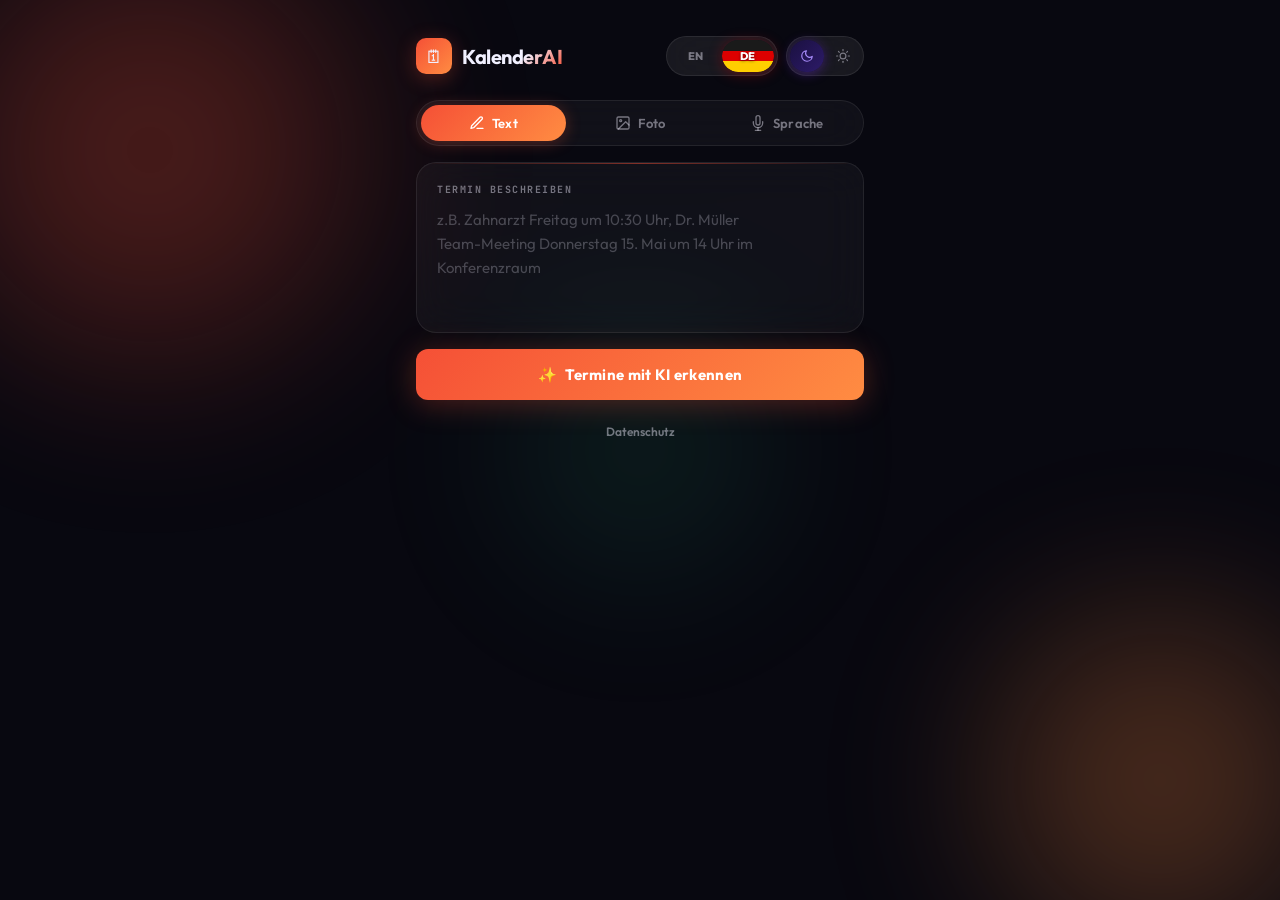
<file: index.html>
<!DOCTYPE html>
<html lang="de">
<head>
<meta charset="UTF-8">
<meta name="viewport" content="width=device-width, initial-scale=1.0, maximum-scale=1.0">
<meta name="theme-color" content="#080810">
<meta name="apple-mobile-web-app-capable" content="yes">
<meta name="apple-mobile-web-app-status-bar-style" content="black-translucent">
<meta name="description" content="Termine automatisch per Text, Foto oder Sprache in den Kalender eintragen">
<link rel="manifest" href="manifest.json">
<link rel="apple-touch-icon" href="icon-192.png">
<meta name="mobile-web-app-capable" content="yes">
<title>KalenderAI – Termine automatisch eintragen</title>
<link href="https://fonts.googleapis.com/css2?family=Outfit:wght@300;400;500;600;700;800&family=JetBrains+Mono:wght@400;500&display=swap" rel="stylesheet">
<link rel="stylesheet" href="css/style.css">
</head>
<body>

<div class="bg-canvas">
  <div class="orb orb-1"></div>
  <div class="orb orb-2"></div>
  <div class="orb orb-3"></div>
</div>

<div class="app">

  <!-- Header -->
  <div class="header">
    <div class="logo">
      <div class="logo-icon">🗓</div>
      <div class="logo-text">KalenderAI</div>
    </div>
    <div class="header-actions">
      <!-- Language toggle -->
      <div class="toggle-wrap lang-toggle-wrap">
        <button class="toggle-opt" id="lang-en" onclick="setLang('en')" title="English">
          <div class="lang-flag flag-en">🇬🇧</div>
          <span class="lang-label">EN</span>
        </button>
        <button class="toggle-opt active" id="lang-de" onclick="setLang('de')" title="Deutsch">
          <div class="lang-flag flag-de">
            <div class="s1"></div>
            <div class="s2"></div>
            <div class="s3"></div>
          </div>
          <span class="lang-label">DE</span>
        </button>
      </div>
      <!-- Theme toggle -->
      <div class="toggle-wrap">
        <button class="toggle-opt" id="theme-dark" onclick="setTheme('dark')" title="Dark mode">
          <svg width="14" height="14" viewBox="0 0 24 24" fill="none" stroke="currentColor" stroke-width="2" stroke-linecap="round" stroke-linejoin="round"><path d="M21 12.79A9 9 0 1 1 11.21 3 7 7 0 0 0 21 12.79z"/></svg>
        </button>
        <button class="toggle-opt active" id="theme-light" onclick="setTheme('light')" title="Light mode">
          <svg width="14" height="14" viewBox="0 0 24 24" fill="none" stroke="currentColor" stroke-width="2" stroke-linecap="round" stroke-linejoin="round"><circle cx="12" cy="12" r="5"/><line x1="12" y1="1" x2="12" y2="3"/><line x1="12" y1="21" x2="12" y2="23"/><line x1="4.22" y1="4.22" x2="5.64" y2="5.64"/><line x1="18.36" y1="18.36" x2="19.78" y2="19.78"/><line x1="1" y1="12" x2="3" y2="12"/><line x1="21" y1="12" x2="23" y2="12"/><line x1="4.22" y1="19.78" x2="5.64" y2="18.36"/><line x1="18.36" y1="5.64" x2="19.78" y2="4.22"/></svg>
        </button>
      </div>
    </div>
  </div>

  <!-- Tabs -->
  <div class="tabs">
    <button class="tab active" id="tab-text" onclick="setMode('text')">
      <svg width="16" height="16" viewBox="0 0 24 24" fill="none" stroke="currentColor" stroke-width="2" stroke-linecap="round" stroke-linejoin="round"><path d="M12 20h9"/><path d="M16.5 3.5a2.121 2.121 0 0 1 3 3L7 19l-4 1 1-4L16.5 3.5z"/></svg>
      <span>Text</span>
    </button>
    <button class="tab" id="tab-photo" onclick="setMode('photo')">
      <svg width="16" height="16" viewBox="0 0 24 24" fill="none" stroke="currentColor" stroke-width="2" stroke-linecap="round" stroke-linejoin="round"><rect x="3" y="3" width="18" height="18" rx="2"/><circle cx="8.5" cy="8.5" r="1.5"/><polyline points="21 15 16 10 5 21"/></svg>
      <span>Foto</span>
    </button>
    <button class="tab" id="tab-voice" onclick="setMode('voice')">
      <svg width="16" height="16" viewBox="0 0 24 24" fill="none" stroke="currentColor" stroke-width="2" stroke-linecap="round" stroke-linejoin="round"><path d="M12 1a3 3 0 0 0-3 3v8a3 3 0 0 0 6 0V4a3 3 0 0 0-3-3z"/><path d="M19 10v2a7 7 0 0 1-14 0v-2"/><line x1="12" y1="19" x2="12" y2="23"/><line x1="8" y1="23" x2="16" y2="23"/></svg>
      <span>Sprache</span>
    </button>
  </div>

  <!-- Input card -->
  <div class="glass input-card">
    <div class="input-label" id="txt-input-label">Termin beschreiben</div>

    <!-- Text -->
    <textarea id="text-input" rows="4"
      placeholder="z.B. Zahnarzt Freitag um 10:30 Uhr, Dr. Müller&#10;Team-Meeting Donnerstag 15. Mai um 14 Uhr im Konferenzraum"></textarea>

    <!-- Photo -->
    <div class="photo-zone" id="photo-zone" onclick="document.getElementById('photo-input').click()">
      <svg width="32" height="32" viewBox="0 0 24 24" fill="none" stroke="currentColor" stroke-width="1.5" stroke-linecap="round" stroke-linejoin="round" style="opacity:0.5"><rect x="3" y="3" width="18" height="18" rx="2"/><circle cx="8.5" cy="8.5" r="1.5"/><polyline points="21 15 16 10 5 21"/></svg>
      <div class="photo-zone-text" id="txt-photo-text">Foto aufnehmen oder aus Galerie wählen<br><span style="font-size:11px;opacity:0.6;">Einladung · Ticket · Notiz · Flyer</span></div>
      <input type="file" id="photo-input" accept="image/*" style="display:none" onchange="onPhoto(event)">
    </div>
    <img id="photo-preview" class="photo-preview" alt="Vorschau">

    <!-- Voice -->
    <div class="voice-zone" id="voice-zone">
      <button class="mic-btn" id="mic-btn" onclick="toggleVoice()">
        <svg id="mic-icon" width="28" height="28" viewBox="0 0 24 24" fill="none" stroke="currentColor" stroke-width="1.8" stroke-linecap="round" stroke-linejoin="round"><path d="M12 1a3 3 0 0 0-3 3v8a3 3 0 0 0 6 0V4a3 3 0 0 0-3-3z"/><path d="M19 10v2a7 7 0 0 1-14 0v-2"/><line x1="12" y1="19" x2="12" y2="23"/><line x1="8" y1="23" x2="16" y2="23"/></svg>
        <div class="mic-rings"></div>
      </button>
      <div class="voice-status" id="voice-status">Zum Aufnehmen tippen</div>
      <div class="voice-transcript" id="voice-transcript"></div>
    </div>
  </div>

  <!-- CTA -->
  <button class="btn-main" id="btn-main" onclick="analyze()">
    <svg width="16" height="16" viewBox="0 0 24 24" fill="none" stroke="currentColor" stroke-width="2" stroke-linecap="round" stroke-linejoin="round"><polygon points="13 2 3 14 12 14 11 22 21 10 12 10 13 2"/></svg>
    Termine mit KI erkennen
  </button>

  <!-- Loader -->
  <div class="loader" id="loader"></div>

  <!-- Empty -->
  <div class="empty" id="empty">
    <div class="empty-icon">🔍</div>
    <div class="empty-text">Noch keine Termine erkannt.<br>Beschreibe einen Termin oben.</div>
  </div>

  <!-- Results -->
  <div class="results" id="results">
    <div class="results-header">
      <div class="results-title">Erkannte Termine</div>
      <div class="results-count" id="count">0</div>
    </div>
    <div id="ev-list"></div>
  </div>

  <div class="privacy-footer">
    <a id="privacy-link" href="datenschutz.html">Datenschutz</a>
  </div>

</div>

<!-- Calendar Dropdown (fixed, shared) -->
<div class="cal-dropdown-menu" id="cal-menu-shared"></div>

<!-- Edit Modal -->
<div class="overlay" id="overlay" onclick="closeModal(event)">
  <div class="modal">
    <div class="modal-handle"></div>
    <div class="modal-title">✏️ Termin bearbeiten</div>
    <div class="field">
      <label>Titel</label>
      <input type="text" id="e-title">
    </div>
    <div class="field-row">
      <div class="field">
        <label>Datum</label>
        <input type="date" id="e-date">
      </div>
      <div class="field">
        <label>Beginn</label>
        <input type="time" id="e-start">
      </div>
    </div>
    <div class="field-row">
      <div class="field">
        <label>Ende</label>
        <input type="time" id="e-end">
      </div>
      <div class="field">
        <label>Ort</label>
        <input type="text" id="e-loc">
      </div>
    </div>
    <div class="field">
      <label>Beschreibung</label>
      <textarea id="e-desc" rows="2" style="resize:none;min-height:auto;"></textarea>
    </div>
    <button class="btn-save-modal" onclick="saveEdit()">Änderungen speichern</button>
  </div>
</div>

<!-- Toast -->
<div class="toast-wrap"><div class="toast" id="toast"></div></div>

<script src="js/image-utils.js"></script>
<script src="js/app.js"></script>
</body>
</html>
</file>
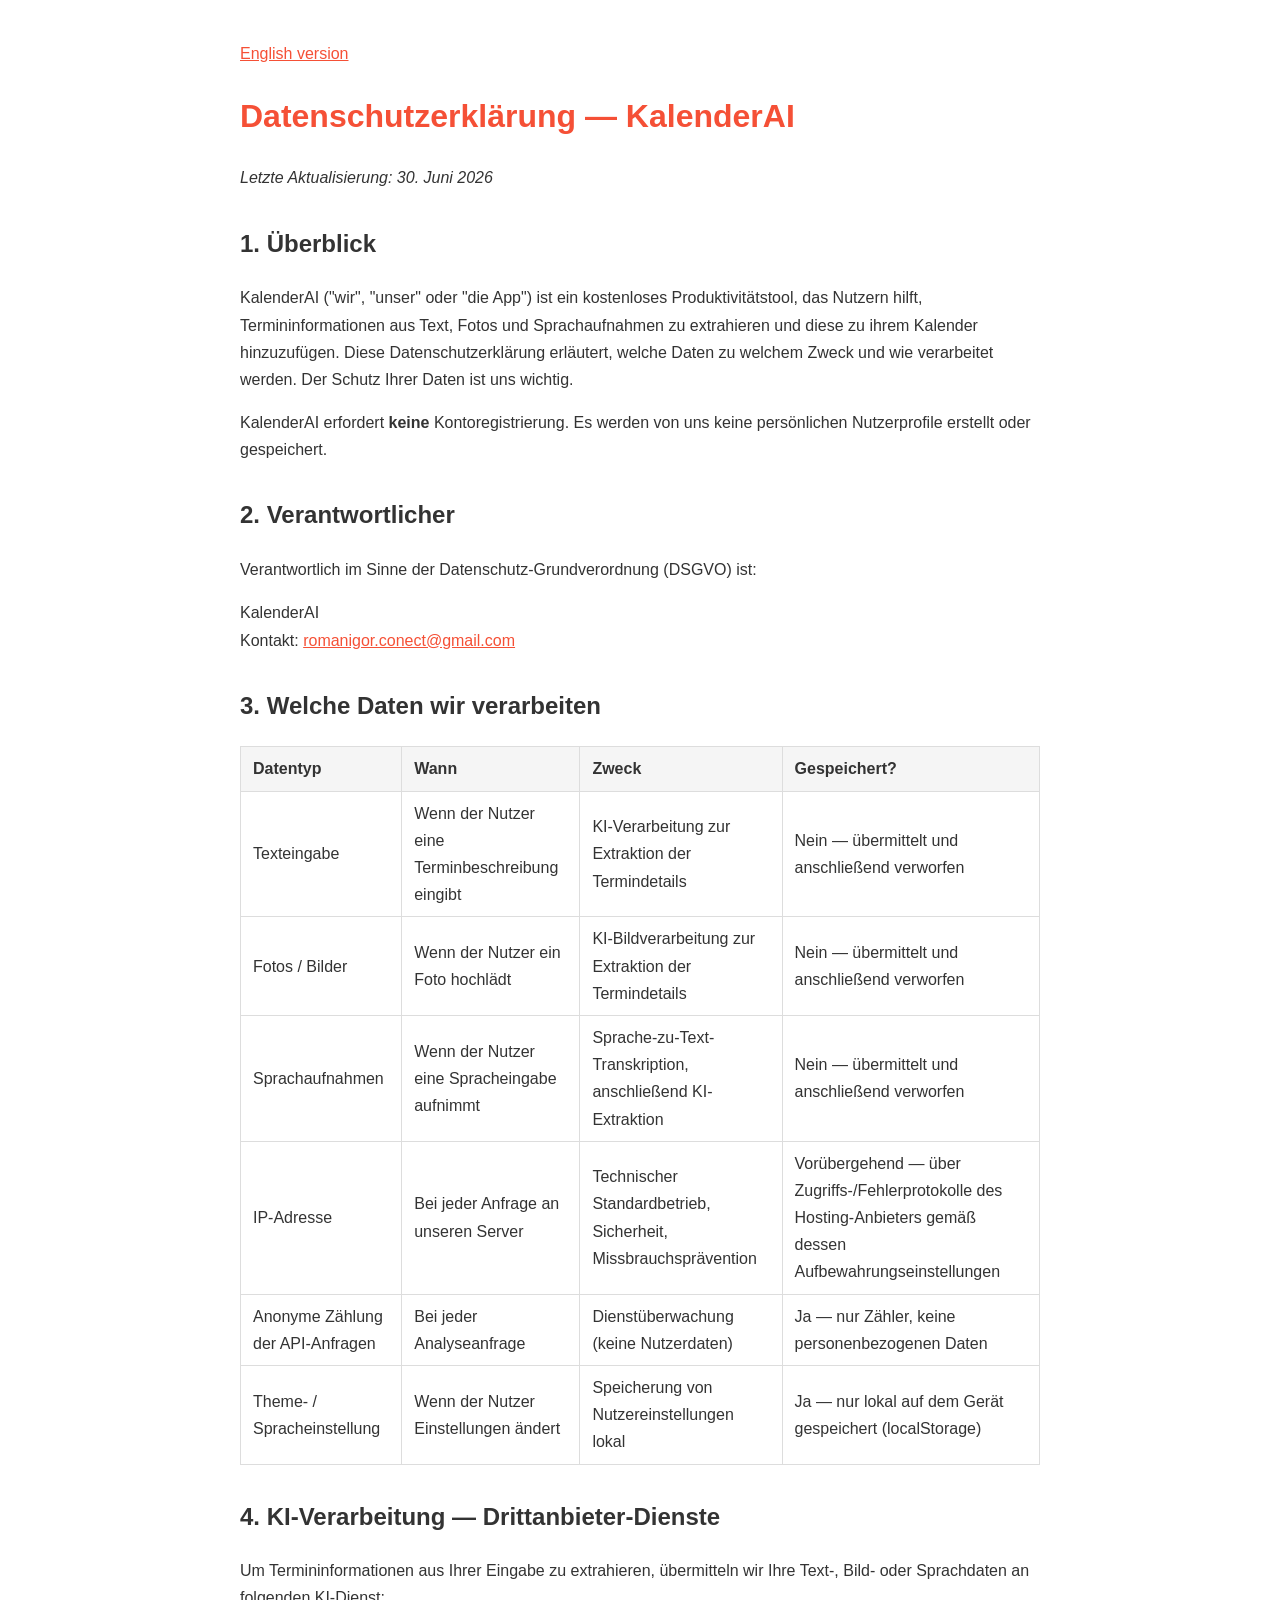
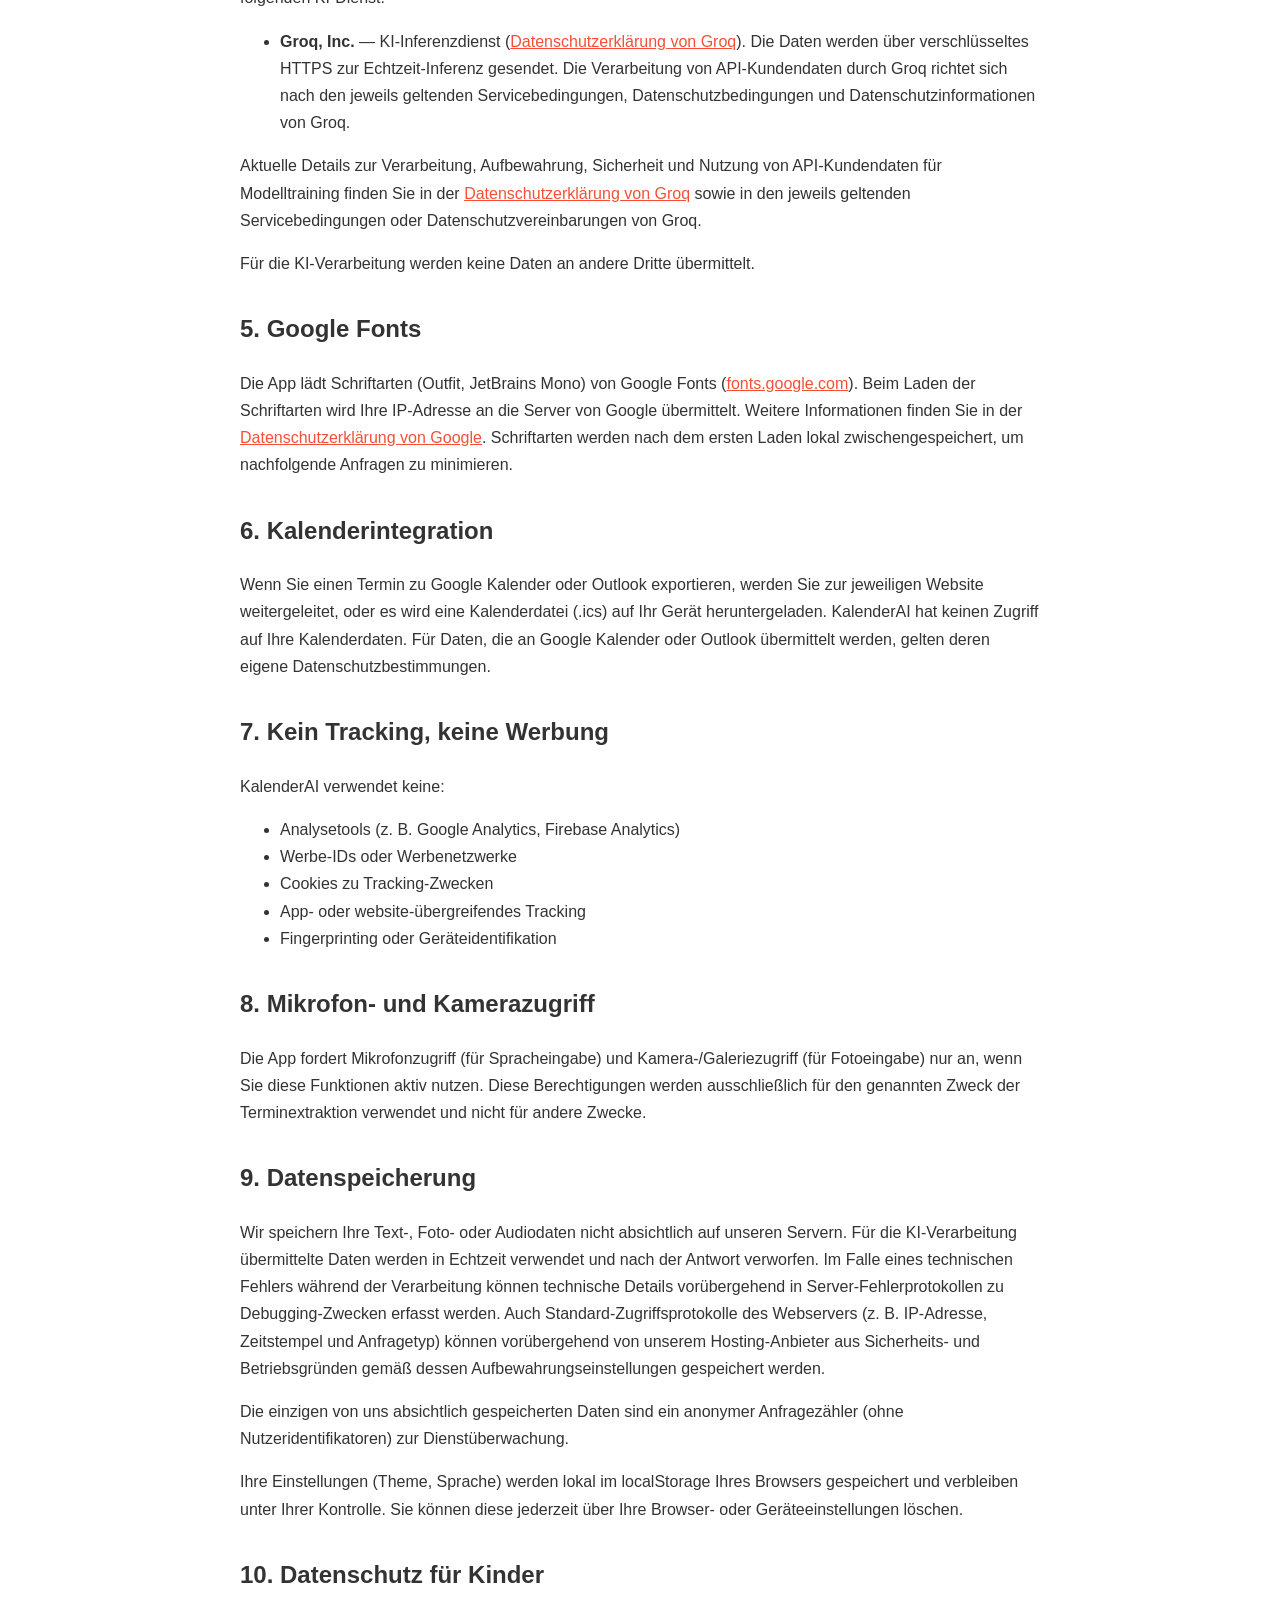
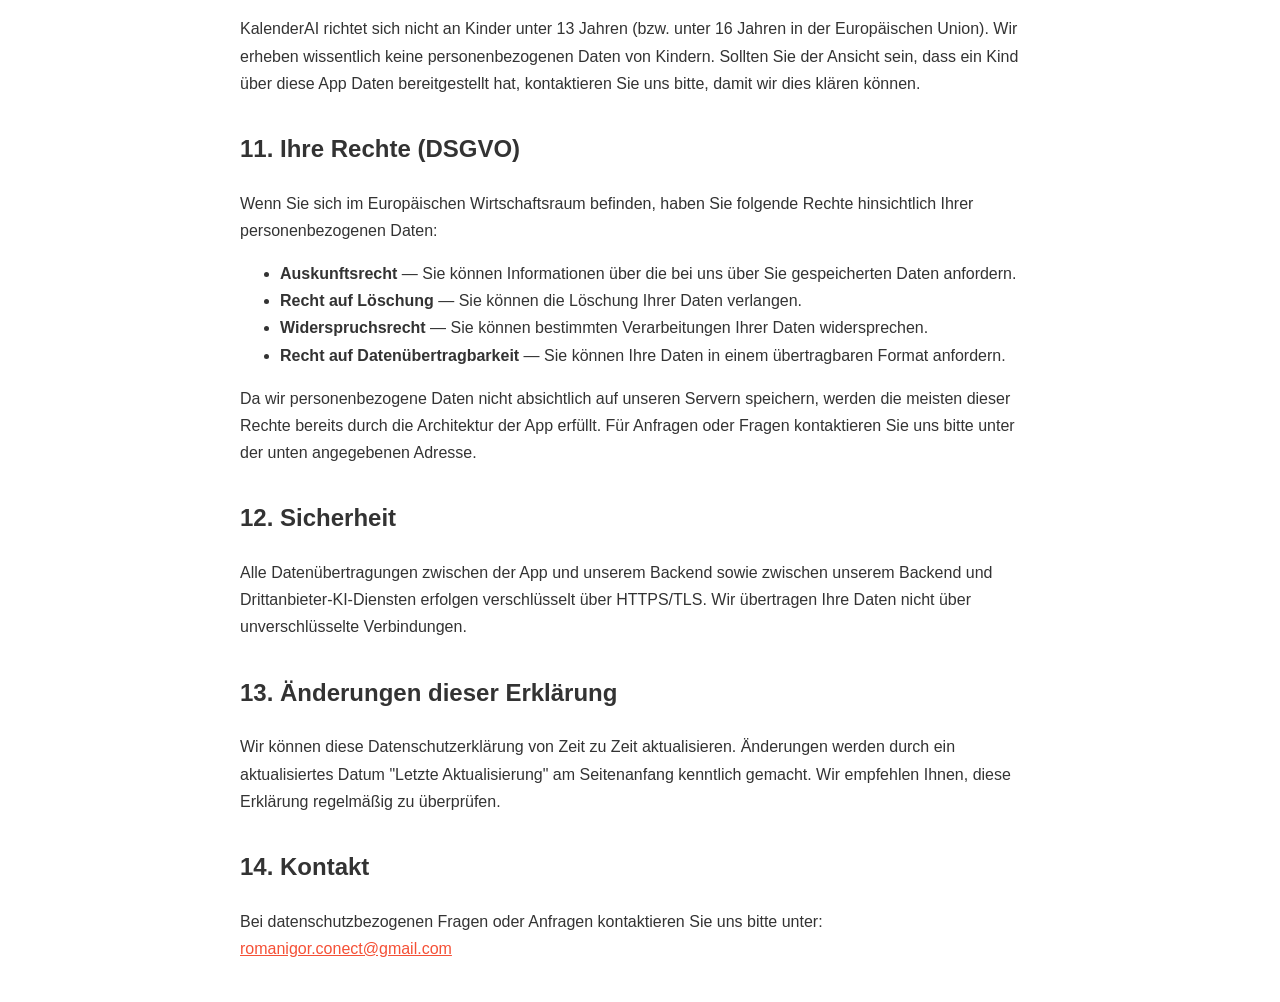
<file: datenschutz.html>
<!DOCTYPE html>
<html lang="de">
<head>
<meta charset="UTF-8">
<meta name="viewport" content="width=device-width, initial-scale=1.0">
<title>KalenderAI — Datenschutzerklärung</title>
<style>
body { font-family: Arial, sans-serif; max-width: 800px; margin: 40px auto; padding: 0 20px; line-height: 1.7; color: #333; }
h1 { color: #f55036; }
h2 { color: #333; margin-top: 32px; }
a { color: #f55036; }
table { border-collapse: collapse; width: 100%; margin: 12px 0; }
td, th { border: 1px solid #ddd; padding: 8px 12px; text-align: left; }
th { background: #f5f5f5; font-weight: bold; }
</style>
</head>
<body>

<p><a href="privacy.html">English version</a></p>

<h1>Datenschutzerklärung — KalenderAI</h1>
<p><em>Letzte Aktualisierung: 30. Juni 2026</em></p>

<h2>1. Überblick</h2>
<p>KalenderAI ("wir", "unser" oder "die App") ist ein kostenloses Produktivitätstool, das Nutzern hilft, Termininformationen aus Text, Fotos und Sprachaufnahmen zu extrahieren und diese zu ihrem Kalender hinzuzufügen. Diese Datenschutzerklärung erläutert, welche Daten zu welchem Zweck und wie verarbeitet werden. Der Schutz Ihrer Daten ist uns wichtig.</p>
<p>KalenderAI erfordert <strong>keine</strong> Kontoregistrierung. Es werden von uns keine persönlichen Nutzerprofile erstellt oder gespeichert.</p>

<h2>2. Verantwortlicher</h2>
<p>Verantwortlich im Sinne der Datenschutz-Grundverordnung (DSGVO) ist:</p>
<p>
KalenderAI<br>
Kontakt: <a href="mailto:romanigor.conect@gmail.com">romanigor.conect@gmail.com</a>
</p>

<h2>3. Welche Daten wir verarbeiten</h2>
<table>
<tr><th>Datentyp</th><th>Wann</th><th>Zweck</th><th>Gespeichert?</th></tr>
<tr><td>Texteingabe</td><td>Wenn der Nutzer eine Terminbeschreibung eingibt</td><td>KI-Verarbeitung zur Extraktion der Termindetails</td><td>Nein — übermittelt und anschließend verworfen</td></tr>
<tr><td>Fotos / Bilder</td><td>Wenn der Nutzer ein Foto hochlädt</td><td>KI-Bildverarbeitung zur Extraktion der Termindetails</td><td>Nein — übermittelt und anschließend verworfen</td></tr>
<tr><td>Sprachaufnahmen</td><td>Wenn der Nutzer eine Spracheingabe aufnimmt</td><td>Sprache-zu-Text-Transkription, anschließend KI-Extraktion</td><td>Nein — übermittelt und anschließend verworfen</td></tr>
<tr><td>IP-Adresse</td><td>Bei jeder Anfrage an unseren Server</td><td>Technischer Standardbetrieb, Sicherheit, Missbrauchsprävention</td><td>Vorübergehend — über Zugriffs-/Fehlerprotokolle des Hosting-Anbieters gemäß dessen Aufbewahrungseinstellungen</td></tr>
<tr><td>Anonyme Zählung der API-Anfragen</td><td>Bei jeder Analyseanfrage</td><td>Dienstüberwachung (keine Nutzerdaten)</td><td>Ja — nur Zähler, keine personenbezogenen Daten</td></tr>
<tr><td>Theme- / Spracheinstellung</td><td>Wenn der Nutzer Einstellungen ändert</td><td>Speicherung von Nutzereinstellungen lokal</td><td>Ja — nur lokal auf dem Gerät gespeichert (localStorage)</td></tr>
</table>

<h2>4. KI-Verarbeitung — Drittanbieter-Dienste</h2>
<p>Um Termininformationen aus Ihrer Eingabe zu extrahieren, übermitteln wir Ihre Text-, Bild- oder Sprachdaten an folgenden KI-Dienst:</p>
<ul>
<li><strong>Groq, Inc.</strong> — KI-Inferenzdienst (<a href="https://groq.com/privacy-policy" target="_blank">Datenschutzerklärung von Groq</a>). Die Daten werden über verschlüsseltes HTTPS zur Echtzeit-Inferenz gesendet. Die Verarbeitung von API-Kundendaten durch Groq richtet sich nach den jeweils geltenden Servicebedingungen, Datenschutzbedingungen und Datenschutzinformationen von Groq.</li>
</ul>
<p>Aktuelle Details zur Verarbeitung, Aufbewahrung, Sicherheit und Nutzung von API-Kundendaten für Modelltraining finden Sie in der <a href="https://groq.com/privacy-policy" target="_blank">Datenschutzerklärung von Groq</a> sowie in den jeweils geltenden Servicebedingungen oder Datenschutzvereinbarungen von Groq.</p>
<p>Für die KI-Verarbeitung werden keine Daten an andere Dritte übermittelt.</p>

<h2>5. Google Fonts</h2>
<p>Die App lädt Schriftarten (Outfit, JetBrains Mono) von Google Fonts (<a href="https://fonts.google.com" target="_blank">fonts.google.com</a>). Beim Laden der Schriftarten wird Ihre IP-Adresse an die Server von Google übermittelt. Weitere Informationen finden Sie in der <a href="https://policies.google.com/privacy" target="_blank">Datenschutzerklärung von Google</a>. Schriftarten werden nach dem ersten Laden lokal zwischengespeichert, um nachfolgende Anfragen zu minimieren.</p>

<h2>6. Kalenderintegration</h2>
<p>Wenn Sie einen Termin zu Google Kalender oder Outlook exportieren, werden Sie zur jeweiligen Website weitergeleitet, oder es wird eine Kalenderdatei (.ics) auf Ihr Gerät heruntergeladen. KalenderAI hat keinen Zugriff auf Ihre Kalenderdaten. Für Daten, die an Google Kalender oder Outlook übermittelt werden, gelten deren eigene Datenschutzbestimmungen.</p>

<h2>7. Kein Tracking, keine Werbung</h2>
<p>KalenderAI verwendet keine:</p>
<ul>
<li>Analysetools (z. B. Google Analytics, Firebase Analytics)</li>
<li>Werbe-IDs oder Werbenetzwerke</li>
<li>Cookies zu Tracking-Zwecken</li>
<li>App- oder website-übergreifendes Tracking</li>
<li>Fingerprinting oder Geräteidentifikation</li>
</ul>

<h2>8. Mikrofon- und Kamerazugriff</h2>
<p>Die App fordert Mikrofonzugriff (für Spracheingabe) und Kamera-/Galeriezugriff (für Fotoeingabe) nur an, wenn Sie diese Funktionen aktiv nutzen. Diese Berechtigungen werden ausschließlich für den genannten Zweck der Terminextraktion verwendet und nicht für andere Zwecke.</p>

<h2>9. Datenspeicherung</h2>
<p>Wir speichern Ihre Text-, Foto- oder Audiodaten nicht absichtlich auf unseren Servern. Für die KI-Verarbeitung übermittelte Daten werden in Echtzeit verwendet und nach der Antwort verworfen. Im Falle eines technischen Fehlers während der Verarbeitung können technische Details vorübergehend in Server-Fehlerprotokollen zu Debugging-Zwecken erfasst werden. Auch Standard-Zugriffsprotokolle des Webservers (z. B. IP-Adresse, Zeitstempel und Anfragetyp) können vorübergehend von unserem Hosting-Anbieter aus Sicherheits- und Betriebsgründen gemäß dessen Aufbewahrungseinstellungen gespeichert werden.</p>
<p>Die einzigen von uns absichtlich gespeicherten Daten sind ein anonymer Anfragezähler (ohne Nutzeridentifikatoren) zur Dienstüberwachung.</p>
<p>Ihre Einstellungen (Theme, Sprache) werden lokal im localStorage Ihres Browsers gespeichert und verbleiben unter Ihrer Kontrolle. Sie können diese jederzeit über Ihre Browser- oder Geräteeinstellungen löschen.</p>

<h2>10. Datenschutz für Kinder</h2>
<p>KalenderAI richtet sich nicht an Kinder unter 13 Jahren (bzw. unter 16 Jahren in der Europäischen Union). Wir erheben wissentlich keine personenbezogenen Daten von Kindern. Sollten Sie der Ansicht sein, dass ein Kind über diese App Daten bereitgestellt hat, kontaktieren Sie uns bitte, damit wir dies klären können.</p>

<h2>11. Ihre Rechte (DSGVO)</h2>
<p>Wenn Sie sich im Europäischen Wirtschaftsraum befinden, haben Sie folgende Rechte hinsichtlich Ihrer personenbezogenen Daten:</p>
<ul>
<li><strong>Auskunftsrecht</strong> — Sie können Informationen über die bei uns über Sie gespeicherten Daten anfordern.</li>
<li><strong>Recht auf Löschung</strong> — Sie können die Löschung Ihrer Daten verlangen.</li>
<li><strong>Widerspruchsrecht</strong> — Sie können bestimmten Verarbeitungen Ihrer Daten widersprechen.</li>
<li><strong>Recht auf Datenübertragbarkeit</strong> — Sie können Ihre Daten in einem übertragbaren Format anfordern.</li>
</ul>
<p>Da wir personenbezogene Daten nicht absichtlich auf unseren Servern speichern, werden die meisten dieser Rechte bereits durch die Architektur der App erfüllt. Für Anfragen oder Fragen kontaktieren Sie uns bitte unter der unten angegebenen Adresse.</p>

<h2>12. Sicherheit</h2>
<p>Alle Datenübertragungen zwischen der App und unserem Backend sowie zwischen unserem Backend und Drittanbieter-KI-Diensten erfolgen verschlüsselt über HTTPS/TLS. Wir übertragen Ihre Daten nicht über unverschlüsselte Verbindungen.</p>

<h2>13. Änderungen dieser Erklärung</h2>
<p>Wir können diese Datenschutzerklärung von Zeit zu Zeit aktualisieren. Änderungen werden durch ein aktualisiertes Datum "Letzte Aktualisierung" am Seitenanfang kenntlich gemacht. Wir empfehlen Ihnen, diese Erklärung regelmäßig zu überprüfen.</p>

<h2>14. Kontakt</h2>
<p>Bei datenschutzbezogenen Fragen oder Anfragen kontaktieren Sie uns bitte unter:<br>
<a href="mailto:romanigor.conect@gmail.com">romanigor.conect@gmail.com</a></p>

</body>
</html>
</file>
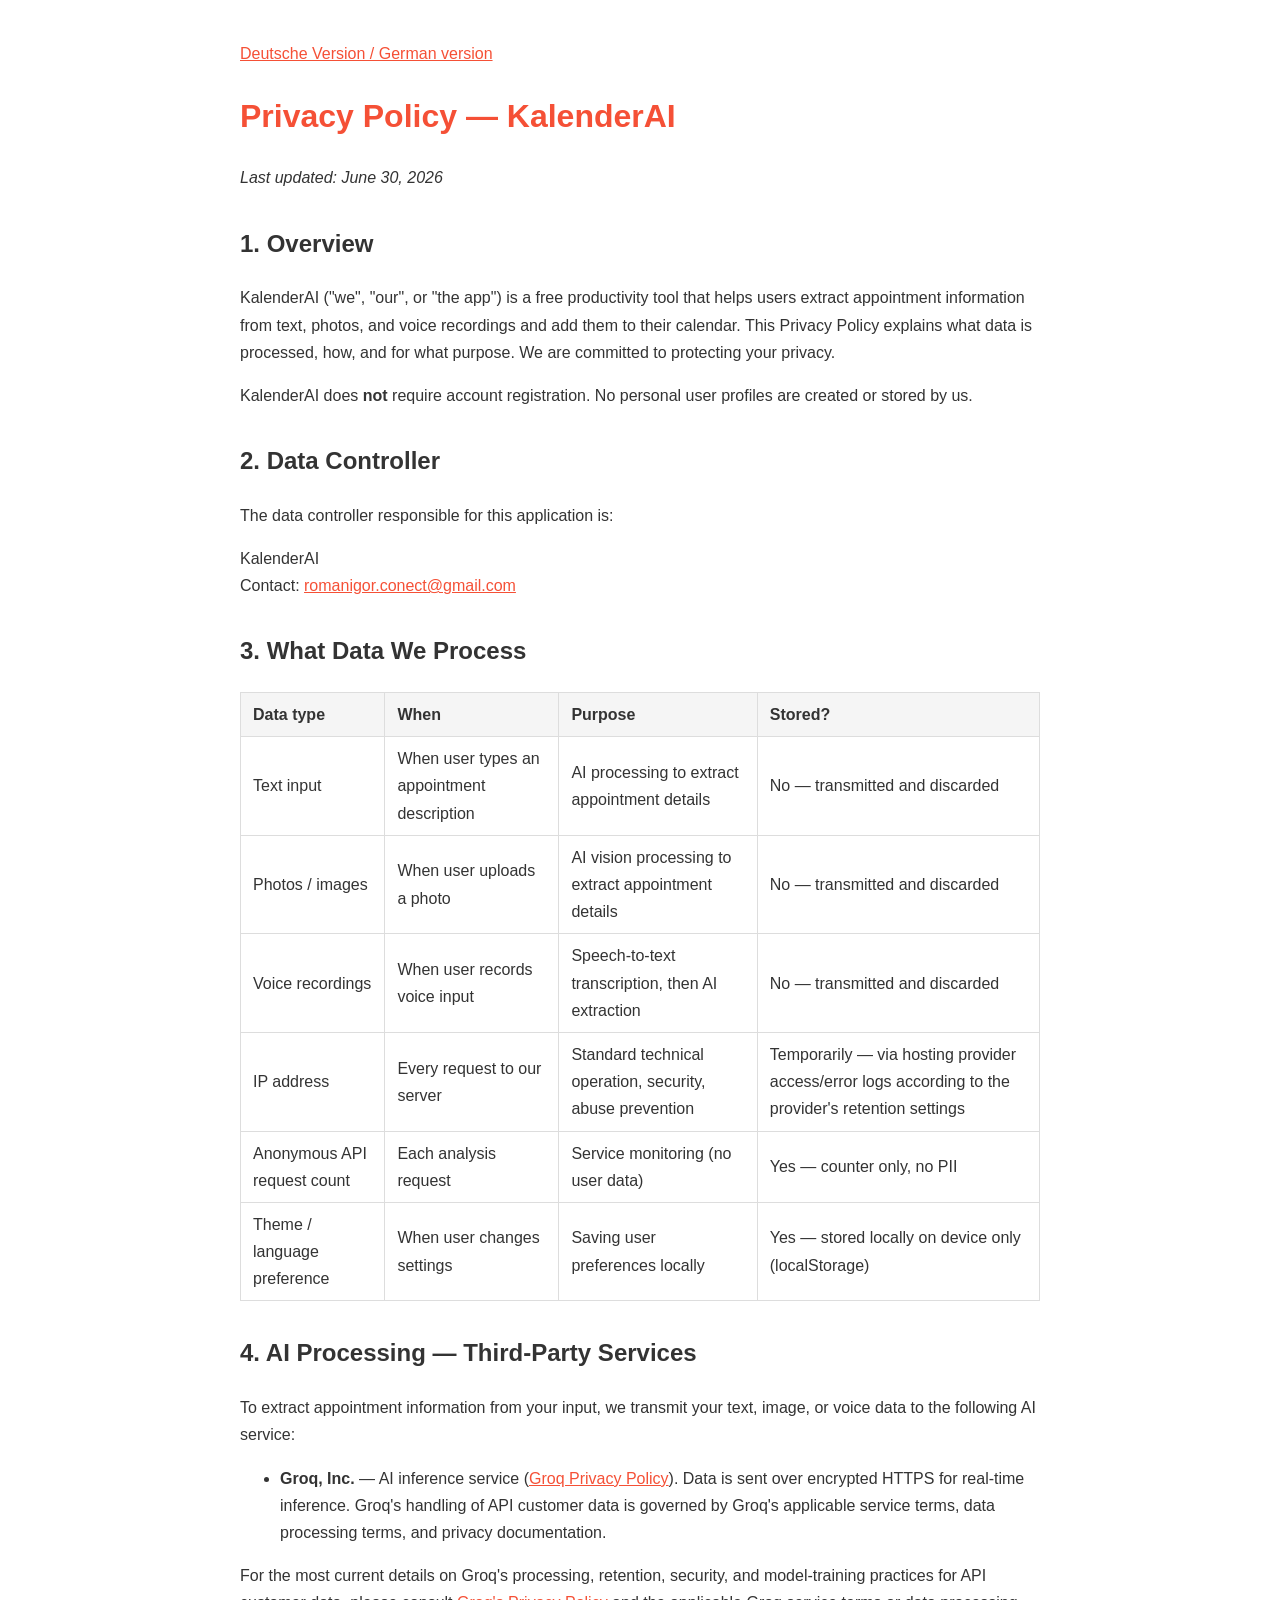
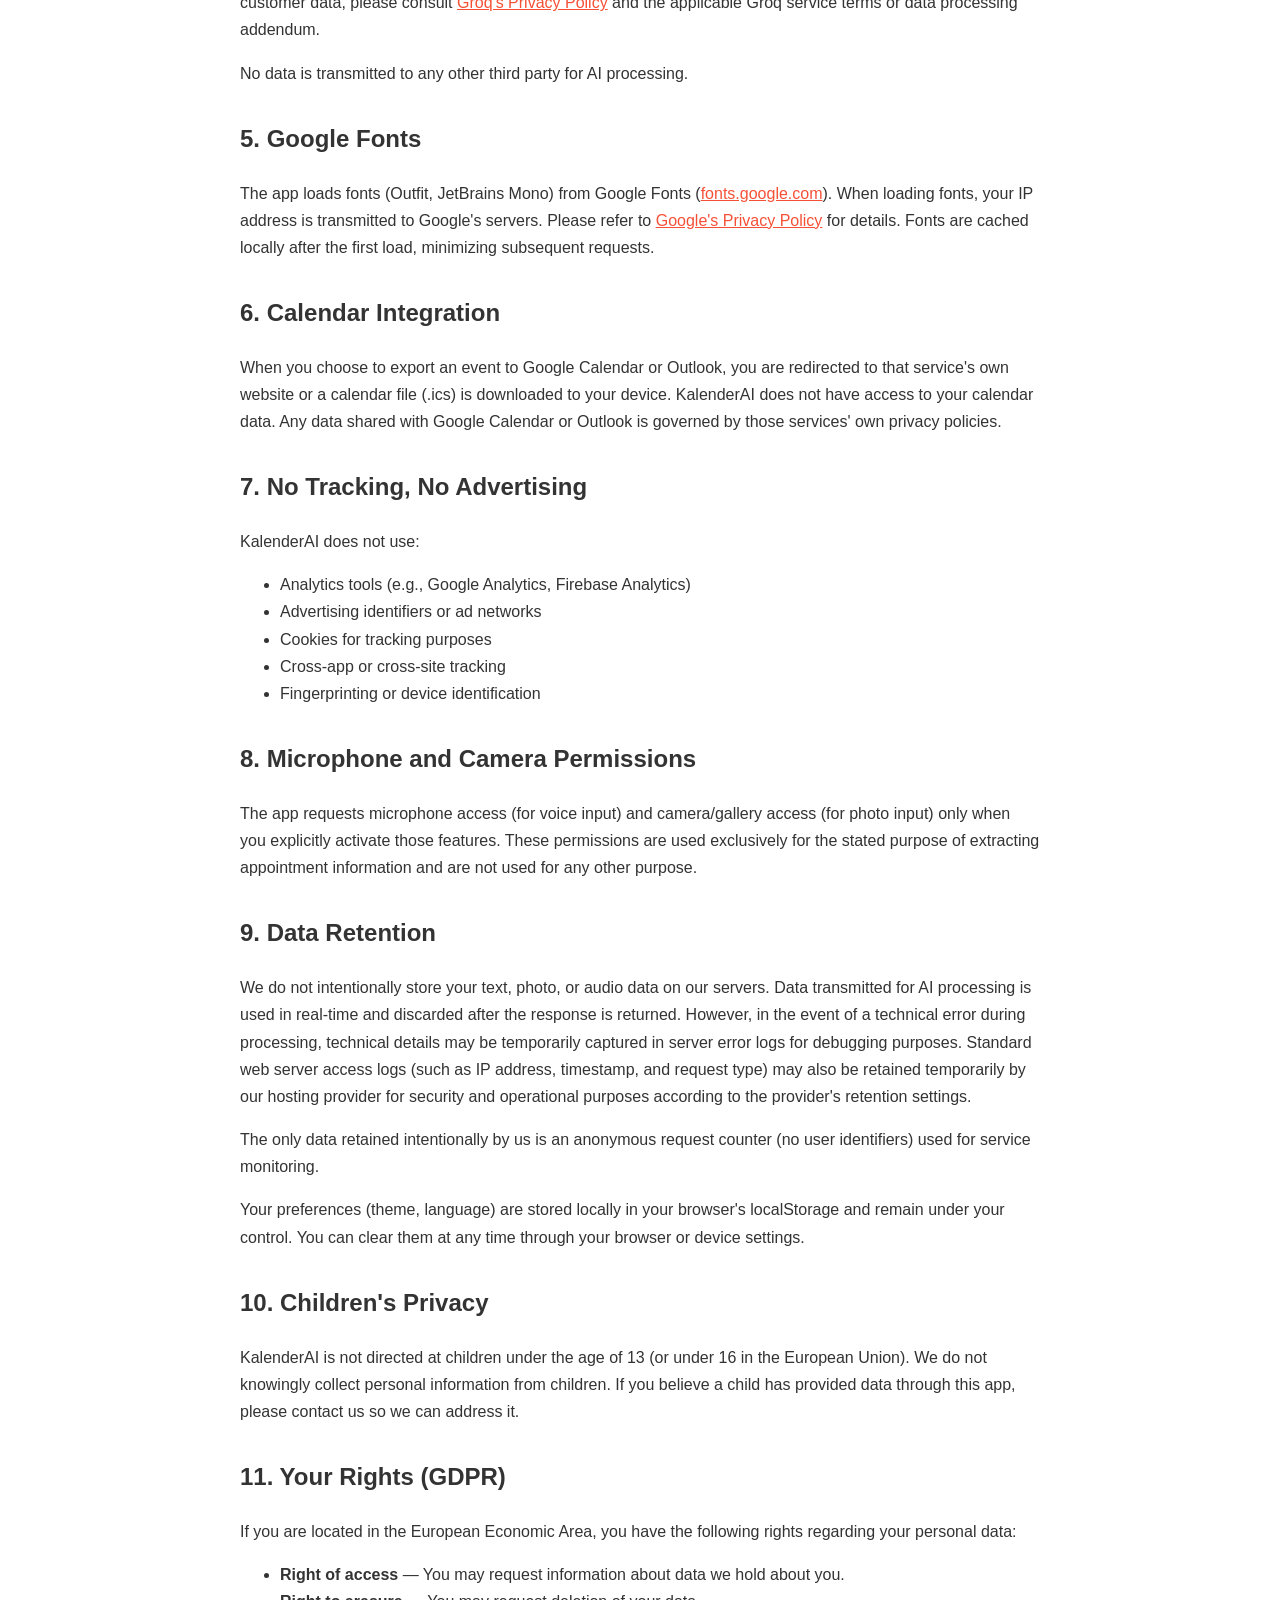
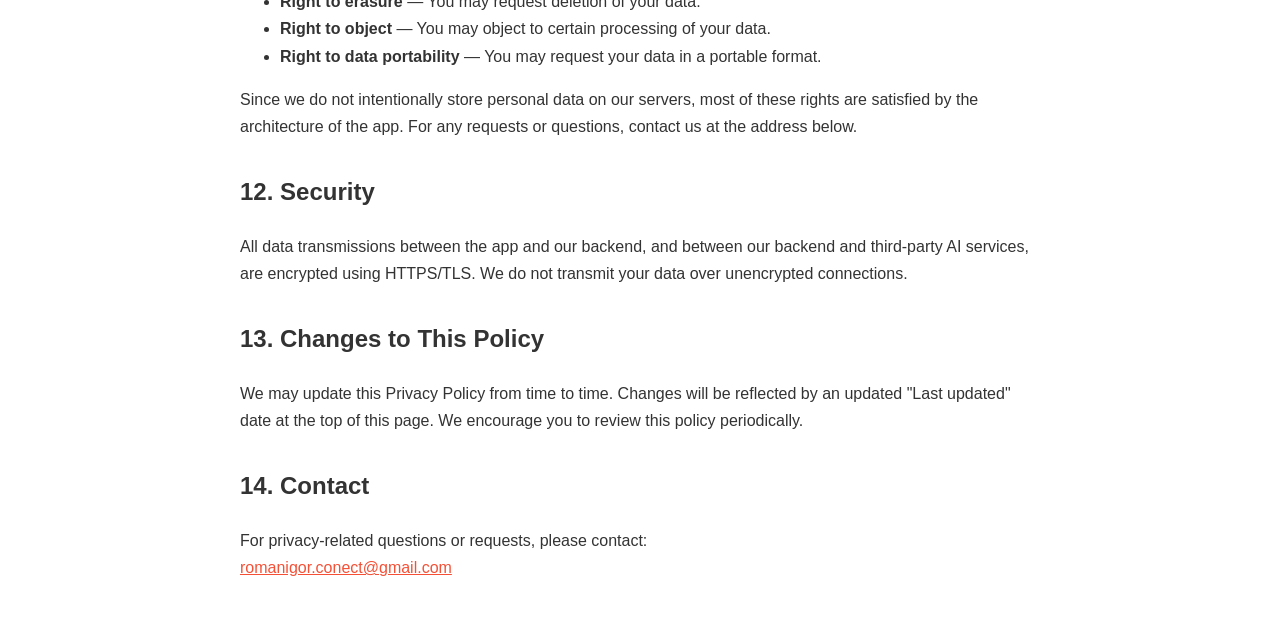
<file: privacy.html>
<!DOCTYPE html>
<html lang="en">
<head>
<meta charset="UTF-8">
<meta name="viewport" content="width=device-width, initial-scale=1.0">
<title>KalenderAI — Privacy Policy</title>
<style>
body { font-family: Arial, sans-serif; max-width: 800px; margin: 40px auto; padding: 0 20px; line-height: 1.7; color: #333; }
h1 { color: #f55036; }
h2 { color: #333; margin-top: 32px; }
a { color: #f55036; }
table { border-collapse: collapse; width: 100%; margin: 12px 0; }
td, th { border: 1px solid #ddd; padding: 8px 12px; text-align: left; }
th { background: #f5f5f5; font-weight: bold; }
</style>
</head>
<body>

<p><a href="datenschutz.html">Deutsche Version / German version</a></p>

<h1>Privacy Policy — KalenderAI</h1>
<p><em>Last updated: June 30, 2026</em></p>

<h2>1. Overview</h2>
<p>KalenderAI ("we", "our", or "the app") is a free productivity tool that helps users extract appointment information from text, photos, and voice recordings and add them to their calendar. This Privacy Policy explains what data is processed, how, and for what purpose. We are committed to protecting your privacy.</p>
<p>KalenderAI does <strong>not</strong> require account registration. No personal user profiles are created or stored by us.</p>

<h2>2. Data Controller</h2>
<p>The data controller responsible for this application is:</p>
<p>
KalenderAI<br>
Contact: <a href="mailto:romanigor.conect@gmail.com">romanigor.conect@gmail.com</a>
</p>

<h2>3. What Data We Process</h2>
<table>
<tr><th>Data type</th><th>When</th><th>Purpose</th><th>Stored?</th></tr>
<tr><td>Text input</td><td>When user types an appointment description</td><td>AI processing to extract appointment details</td><td>No — transmitted and discarded</td></tr>
<tr><td>Photos / images</td><td>When user uploads a photo</td><td>AI vision processing to extract appointment details</td><td>No — transmitted and discarded</td></tr>
<tr><td>Voice recordings</td><td>When user records voice input</td><td>Speech-to-text transcription, then AI extraction</td><td>No — transmitted and discarded</td></tr>
<tr><td>IP address</td><td>Every request to our server</td><td>Standard technical operation, security, abuse prevention</td><td>Temporarily — via hosting provider access/error logs according to the provider's retention settings</td></tr>
<tr><td>Anonymous API request count</td><td>Each analysis request</td><td>Service monitoring (no user data)</td><td>Yes — counter only, no PII</td></tr>
<tr><td>Theme / language preference</td><td>When user changes settings</td><td>Saving user preferences locally</td><td>Yes — stored locally on device only (localStorage)</td></tr>
</table>

<h2>4. AI Processing — Third-Party Services</h2>
<p>To extract appointment information from your input, we transmit your text, image, or voice data to the following AI service:</p>
<ul>
<li><strong>Groq, Inc.</strong> — AI inference service (<a href="https://groq.com/privacy-policy" target="_blank">Groq Privacy Policy</a>). Data is sent over encrypted HTTPS for real-time inference. Groq's handling of API customer data is governed by Groq's applicable service terms, data processing terms, and privacy documentation.</li>
</ul>
<p>For the most current details on Groq's processing, retention, security, and model-training practices for API customer data, please consult <a href="https://groq.com/privacy-policy" target="_blank">Groq's Privacy Policy</a> and the applicable Groq service terms or data processing addendum.</p>
<p>No data is transmitted to any other third party for AI processing.</p>

<h2>5. Google Fonts</h2>
<p>The app loads fonts (Outfit, JetBrains Mono) from Google Fonts (<a href="https://fonts.google.com" target="_blank">fonts.google.com</a>). When loading fonts, your IP address is transmitted to Google's servers. Please refer to <a href="https://policies.google.com/privacy" target="_blank">Google's Privacy Policy</a> for details. Fonts are cached locally after the first load, minimizing subsequent requests.</p>

<h2>6. Calendar Integration</h2>
<p>When you choose to export an event to Google Calendar or Outlook, you are redirected to that service's own website or a calendar file (.ics) is downloaded to your device. KalenderAI does not have access to your calendar data. Any data shared with Google Calendar or Outlook is governed by those services' own privacy policies.</p>

<h2>7. No Tracking, No Advertising</h2>
<p>KalenderAI does not use:</p>
<ul>
<li>Analytics tools (e.g., Google Analytics, Firebase Analytics)</li>
<li>Advertising identifiers or ad networks</li>
<li>Cookies for tracking purposes</li>
<li>Cross-app or cross-site tracking</li>
<li>Fingerprinting or device identification</li>
</ul>

<h2>8. Microphone and Camera Permissions</h2>
<p>The app requests microphone access (for voice input) and camera/gallery access (for photo input) only when you explicitly activate those features. These permissions are used exclusively for the stated purpose of extracting appointment information and are not used for any other purpose.</p>

<h2>9. Data Retention</h2>
<p>We do not intentionally store your text, photo, or audio data on our servers. Data transmitted for AI processing is used in real-time and discarded after the response is returned. However, in the event of a technical error during processing, technical details may be temporarily captured in server error logs for debugging purposes. Standard web server access logs (such as IP address, timestamp, and request type) may also be retained temporarily by our hosting provider for security and operational purposes according to the provider's retention settings.</p>
<p>The only data retained intentionally by us is an anonymous request counter (no user identifiers) used for service monitoring.</p>
<p>Your preferences (theme, language) are stored locally in your browser's localStorage and remain under your control. You can clear them at any time through your browser or device settings.</p>

<h2>10. Children's Privacy</h2>
<p>KalenderAI is not directed at children under the age of 13 (or under 16 in the European Union). We do not knowingly collect personal information from children. If you believe a child has provided data through this app, please contact us so we can address it.</p>

<h2>11. Your Rights (GDPR)</h2>
<p>If you are located in the European Economic Area, you have the following rights regarding your personal data:</p>
<ul>
<li><strong>Right of access</strong> — You may request information about data we hold about you.</li>
<li><strong>Right to erasure</strong> — You may request deletion of your data.</li>
<li><strong>Right to object</strong> — You may object to certain processing of your data.</li>
<li><strong>Right to data portability</strong> — You may request your data in a portable format.</li>
</ul>
<p>Since we do not intentionally store personal data on our servers, most of these rights are satisfied by the architecture of the app. For any requests or questions, contact us at the address below.</p>

<h2>12. Security</h2>
<p>All data transmissions between the app and our backend, and between our backend and third-party AI services, are encrypted using HTTPS/TLS. We do not transmit your data over unencrypted connections.</p>

<h2>13. Changes to This Policy</h2>
<p>We may update this Privacy Policy from time to time. Changes will be reflected by an updated "Last updated" date at the top of this page. We encourage you to review this policy periodically.</p>

<h2>14. Contact</h2>
<p>For privacy-related questions or requests, please contact:<br>
<a href="mailto:romanigor.conect@gmail.com">romanigor.conect@gmail.com</a></p>

</body>
</html>
</file>
<file: css/style.css>
:root {
  --bg: #080810;
  --surface: rgba(255,255,255,0.04);
  --surface2: rgba(255,255,255,0.07);
  --surfaceHover: rgba(255,255,255,0.1);
  --border: rgba(255,255,255,0.08);
  --border2: rgba(255,255,255,0.14);
  --accent: #f55036;
  --accent2: #ff8c42;
  --accentGlow: rgba(245,80,54,0.3);
  --green: #34d399;
  --greenGlow: rgba(52,211,153,0.2);
  --red: #f87171;
  --text: #f1f0ff;
  --muted: rgba(241,240,255,0.45);
  --muted2: rgba(241,240,255,0.25);
  --font: 'Outfit', sans-serif;
  --mono: 'JetBrains Mono', monospace;
  --radius: 20px;
  --radius-sm: 12px;
  --blur: blur(20px);
}
:root.light {
  --bg: #f0effe;
  --surface: rgba(255,255,255,0.7);
  --surface2: rgba(255,255,255,0.5);
  --surfaceHover: rgba(255,255,255,0.9);
  --border: rgba(108,99,255,0.12);
  --border2: rgba(108,99,255,0.22);
  --accent: #f55036;
  --accent2: #7c3aed;
  --accentGlow: rgba(245,80,54,0.15);
  --green: #059669;
  --greenGlow: rgba(5,150,105,0.15);
  --red: #dc2626;
  --text: #1a1830;
  --muted: rgba(26,24,48,0.5);
  --muted2: rgba(26,24,48,0.3);
}

*, *::before, *::after { box-sizing: border-box; margin: 0; padding: 0; }

html { height: 100%; }

body {
  font-family: var(--font);
  background: var(--bg);
  color: var(--text);
  min-height: 100vh;
  overflow-x: hidden;
  transition: background 0.4s, color 0.4s;
}

/* ── Toggles ── */
.toggle-wrap {
  display: flex;
  align-items: center;
  background: var(--surface2);
  border: 1px solid var(--border);
  border-radius: 100px;
  padding: 3px;
  gap: 2px;
  backdrop-filter: var(--blur);
}
.toggle-opt {
  height: 32px;
  border-radius: 100px;
  display: flex; align-items: center; justify-content: center;
  cursor: pointer;
  border: none;
  background: transparent;
  transition: all 0.3s cubic-bezier(0.16,1,0.3,1);
  color: var(--muted);
  flex-shrink: 0;
  padding: 0 10px;
  font-family: var(--font);
  font-size: 12px;
  font-weight: 700;
  letter-spacing: 0.5px;
  gap: 5px;
}
.toggle-opt svg { transition: all 0.3s; flex-shrink: 0; }

/* Theme toggle colors */
#theme-dark.active {
  background: linear-gradient(135deg, #1a1040, #2d1b69);
  color: #a78bfa;
  box-shadow: 0 2px 12px rgba(109,40,217,0.4);
}
#theme-light.active {
  background: linear-gradient(135deg, #fff4e0, #ffe0b2);
  color: #f59e0b;
  box-shadow: 0 2px 12px rgba(245,158,11,0.4);
}

/* Lang toggle - flag style */
.lang-toggle-wrap {
  display: flex;
  align-items: center;
  background: var(--surface2);
  border: 1px solid var(--border);
  border-radius: 100px;
  padding: 3px;
  position: relative;
  backdrop-filter: var(--blur);
  gap: 0;
}
.lang-toggle-wrap .toggle-opt {
  width: 52px; height: 32px;
  padding: 0;
  border-radius: 100px;
  position: relative;
  overflow: hidden;
  z-index: 1;
}
.lang-flag {
  position: absolute;
  inset: 0;
  border-radius: 100px;
  overflow: hidden;
  opacity: 0;
  transition: opacity 0.3s;
}
.toggle-opt.active .lang-flag { opacity: 1; }
.toggle-opt .lang-label {
  position: relative;
  z-index: 2;
  font-size: 11px;
  font-weight: 800;
  letter-spacing: 0.8px;
  transition: color 0.3s;
  color: var(--muted);
}
.toggle-opt.active .lang-label { color: white; text-shadow: 0 1px 3px rgba(0,0,0,0.5); }

/* DE flag - keep CSS stripes, they look great */
.flag-de { display: flex; flex-direction: column; }
.flag-de .s1 { flex:1; background: #1a1a1a; }
.flag-de .s2 { flex:1; background: #dd0000; }
.flag-de .s3 { flex:1; background: #ffce00; }

/* EN flag - emoji */
.flag-en {
  background: transparent;
  display: flex; align-items: center; justify-content: center;
  font-size: 22px;
  line-height: 1;
}

#lang-de.active { box-shadow: 0 2px 14px rgba(221,0,0,0.35); }
#lang-en.active { box-shadow: 0 2px 14px rgba(1,33,105,0.5); }

:root.light #theme-dark.active { box-shadow: 0 2px 12px rgba(109,40,217,0.25); }
:root.light #theme-light.active { box-shadow: 0 2px 12px rgba(245,158,11,0.25); }

/* ── Animated background ── */
.bg-canvas {
  position: fixed;
  inset: 0;
  z-index: 0;
  overflow: hidden;
  pointer-events: none;
}
.orb {
  position: absolute;
  border-radius: 50%;
  filter: blur(80px);
  opacity: 0.35;
  animation: drift 20s ease-in-out infinite;
}
.orb-1 {
  width: 500px; height: 500px;
  background: radial-gradient(circle, #f55036, transparent);
  top: -100px; left: -100px;
  animation-delay: 0s;
}
.orb-2 {
  width: 400px; height: 400px;
  background: radial-gradient(circle, #ff8c42, transparent);
  bottom: -80px; right: -80px;
  animation-delay: -7s;
}
.orb-3 {
  width: 300px; height: 300px;
  background: radial-gradient(circle, #34d399, transparent);
  top: 50%; left: 50%;
  transform: translate(-50%, -50%);
  animation-delay: -14s;
  opacity: 0.15;
}
:root.light .orb { opacity: 0.2; }

@keyframes drift {
  0%, 100% { transform: translate(0, 0) scale(1); }
  33% { transform: translate(30px, -20px) scale(1.05); }
  66% { transform: translate(-20px, 30px) scale(0.95); }
}

/* ── Layout ── */
.app {
  position: relative;
  z-index: 1;
  max-width: 480px;
  margin: 0 auto;
  padding: 16px 16px 40px;
  min-height: 100vh;
}

/* ── Glass card ── */
.glass {
  background: var(--surface);
  backdrop-filter: var(--blur);
  -webkit-backdrop-filter: var(--blur);
  border: 1px solid var(--border);
  border-radius: var(--radius);
}

/* ── Header ── */
.header {
  display: flex;
  align-items: center;
  justify-content: space-between;
  padding: 20px 0 24px;
  animation: slideDown 0.6s cubic-bezier(0.16,1,0.3,1) both;
}
@keyframes slideDown {
  from { opacity: 0; transform: translateY(-16px); }
  to   { opacity: 1; transform: translateY(0); }
}

.logo {
  display: flex;
  align-items: center;
  gap: 10px;
}
.logo-icon {
  width: 36px; height: 36px;
  background: linear-gradient(135deg, var(--accent), var(--accent2));
  border-radius: 10px;
  display: flex; align-items: center; justify-content: center;
  font-size: 18px;
  box-shadow: 0 4px 20px var(--accentGlow);
}
.logo-text {
  font-size: 20px;
  font-weight: 700;
  letter-spacing: -0.5px;
  background: linear-gradient(135deg, var(--text) 60%, var(--accent));
  -webkit-background-clip: text;
  -webkit-text-fill-color: transparent;
  background-clip: text;
}

.header-actions { display: flex; gap: 8px; align-items: center; }

.pill-btn {
  display: flex; align-items: center; gap: 6px;
  background: var(--surface2);
  backdrop-filter: var(--blur);
  border: 1px solid var(--border);
  border-radius: 100px;
  padding: 6px 14px;
  font-size: 13px;
  font-family: var(--font);
  color: var(--text);
  cursor: pointer;
  transition: all 0.2s;
  font-weight: 500;
}
.pill-btn:hover {
  background: var(--surfaceHover);
  border-color: var(--border2);
  transform: translateY(-1px);
}

.status-dot {
  width: 7px; height: 7px;
  border-radius: 50%;
  background: var(--green);
  box-shadow: 0 0 8px var(--green);
  animation: pulse-dot 2s ease infinite;
}
@keyframes pulse-dot {
  0%, 100% { opacity: 1; box-shadow: 0 0 8px var(--green); }
  50% { opacity: 0.6; box-shadow: 0 0 4px var(--green); }
}

@keyframes fadeIn {
  from { opacity: 0; transform: translateY(8px); }
  to   { opacity: 1; transform: translateY(0); }
}

/* ── Mode tabs ── */
.tabs {
  display: flex;
  background: var(--surface);
  backdrop-filter: var(--blur);
  -webkit-backdrop-filter: var(--blur);
  border: 1px solid var(--border);
  border-radius: 100px;
  padding: 4px;
  margin-bottom: 16px;
  animation: fadeIn 0.8s 0.3s both;
  gap: 2px;
}
.tab {
  display: flex;
  align-items: center;
  justify-content: center;
  gap: 7px;
  flex: 1;
  padding: 10px 8px;
  border-radius: 100px;
  background: transparent;
  border: none;
  cursor: pointer;
  font-family: var(--font);
  font-size: 13px;
  font-weight: 600;
  color: var(--muted);
  transition: all 0.25s cubic-bezier(0.16,1,0.3,1);
  letter-spacing: 0.2px;
  white-space: nowrap;
}
.tab:hover { color: var(--text); }
.tab.active {
  background: linear-gradient(135deg, var(--accent), #ff8c42);
  color: white;
  box-shadow: 0 2px 16px var(--accentGlow);
}
.tab-icon { font-size: 16px; transition: transform 0.2s; }
.tab.active .tab-icon { transform: scale(1.1); }

/* ── Input area ── */
.input-card {
  margin-bottom: 16px;
  padding: 20px;
  animation: fadeIn 0.8s 0.4s both;
  position: relative;
  overflow: hidden;
}
.input-card::before {
  content: '';
  position: absolute;
  top: 0; left: 0; right: 0;
  height: 1px;
  background: linear-gradient(90deg, transparent, var(--accent), transparent);
  opacity: 0.5;
}
.input-label {
  font-size: 10px;
  font-weight: 700;
  letter-spacing: 1.5px;
  text-transform: uppercase;
  color: var(--muted);
  margin-bottom: 12px;
  font-family: var(--mono);
}
textarea {
  width: 100%;
  background: transparent;
  border: none;
  outline: none;
  font-family: var(--font);
  font-size: 15px;
  font-weight: 400;
  color: var(--text);
  resize: none;
  min-height: 100px;
  line-height: 1.6;
  caret-color: var(--accent);
}
textarea::placeholder { color: var(--muted2); }

/* Photo area */
.photo-zone {
  display: none;
  flex-direction: column;
  align-items: center;
  justify-content: center;
  min-height: 140px;
  gap: 12px;
  cursor: pointer;
  border: 1.5px dashed var(--border2);
  border-radius: var(--radius-sm);
  padding: 24px;
  transition: all 0.2s;
}
.photo-zone:hover {
  border-color: var(--accent);
  background: rgba(108,99,255,0.05);
}
.photo-zone-icon { font-size: 36px; opacity: 0.6; }
.photo-zone-text { font-size: 14px; color: var(--muted); text-align: center; line-height: 1.5; }
.photo-preview {
  width: 100%; border-radius: var(--radius-sm);
  max-height: 220px; object-fit: cover; display: none;
}

/* Voice area */
.voice-zone {
  display: none;
  flex-direction: column;
  align-items: center;
  justify-content: center;
  min-height: 140px;
  gap: 16px;
}
.mic-btn {
  width: 80px; height: 80px;
  border-radius: 50%;
  background: var(--surface2);
  border: 2px solid var(--border2);
  display: flex; align-items: center; justify-content: center;
  font-size: 32px;
  cursor: pointer;
  transition: all 0.3s cubic-bezier(0.16,1,0.3,1);
  position: relative;
}
.mic-btn:hover {
  transform: scale(1.08);
  border-color: var(--accent);
  box-shadow: 0 0 30px var(--accentGlow);
}
.mic-btn.recording {
  background: rgba(248,113,113,0.15);
  border-color: var(--red);
  box-shadow: 0 0 40px rgba(248,113,113,0.3);
  animation: mic-pulse 1.5s ease infinite;
}
@keyframes mic-pulse {
  0%, 100% { transform: scale(1); box-shadow: 0 0 40px rgba(248,113,113,0.3); }
  50% { transform: scale(1.05); box-shadow: 0 0 60px rgba(248,113,113,0.5); }
}
.mic-rings {
  position: absolute;
  inset: -12px;
  border-radius: 50%;
  border: 2px solid var(--red);
  opacity: 0;
  pointer-events: none;
}
.mic-btn.recording .mic-rings {
  animation: ring-expand 1.5s ease infinite;
}
@keyframes ring-expand {
  from { transform: scale(0.8); opacity: 0.6; }
  to   { transform: scale(1.4); opacity: 0; }
}
.voice-status { font-size: 13px; color: var(--muted); font-weight: 500; }
.voice-transcript {
  font-size: 14px; color: var(--text);
  text-align: center; line-height: 1.6;
  padding: 0 8px; min-height: 20px;
  font-style: italic; opacity: 0.8;
}

/* ── CTA Button ── */
.btn-main {
  width: 100%;
  padding: 16px;
  background: linear-gradient(135deg, var(--accent), var(--accent2));
  border: none;
  border-radius: var(--radius-sm);
  color: white;
  font-family: var(--font);
  font-size: 15px;
  font-weight: 700;
  cursor: pointer;
  letter-spacing: 0.3px;
  transition: all 0.25s cubic-bezier(0.16,1,0.3,1);
  margin-bottom: 16px;
  display: flex; align-items: center; justify-content: center; gap: 8px;
  box-shadow: 0 4px 30px var(--accentGlow);
  animation: fadeIn 0.8s 0.5s both;
  position: relative;
  overflow: hidden;
}
.btn-main::before {
  content: '';
  position: absolute;
  inset: 0;
  background: linear-gradient(135deg, rgba(255,255,255,0.15), transparent);
  opacity: 0;
  transition: opacity 0.2s;
}
.btn-main:hover::before { opacity: 1; }
.btn-main:hover { transform: translateY(-2px); box-shadow: 0 8px 40px var(--accentGlow); }
.btn-main:active { transform: translateY(0); }
.btn-main:disabled {
  opacity: 0.5; cursor: not-allowed; transform: none;
  box-shadow: none;
}

/* Loader bar */
.loader {
  height: 2px;
  background: linear-gradient(90deg, var(--accent), var(--accent2), var(--green));
  border-radius: 2px;
  margin-bottom: 16px;
  display: none;
  background-size: 200% 100%;
  animation: shimmer 1.5s ease infinite;
}
.loader.on { display: block; }
@keyframes shimmer {
  0% { background-position: 200% 0; }
  100% { background-position: -200% 0; }
}

/* ── Empty state ── */
.empty {
  text-align: center;
  padding: 32px 20px;
  color: var(--muted);
  font-size: 14px;
  display: none;
  animation: fadeIn 0.4s both;
}
.empty-icon { font-size: 44px; margin-bottom: 12px; opacity: 0.4; }
.empty-text { line-height: 1.6; }

.privacy-footer {
  display: flex;
  justify-content: center;
  padding: 8px 0 2px;
  animation: fadeIn 0.8s 0.6s both;
}
.privacy-footer a {
  color: var(--muted);
  font-size: 12px;
  font-weight: 600;
  text-decoration: none;
  border-bottom: 1px solid transparent;
  transition: color 0.2s, border-color 0.2s;
}
.privacy-footer a:hover {
  color: var(--text);
  border-color: var(--border2);
}

/* ── Results ── */
.results { display: none; animation: fadeIn 0.5s both; }

.results-header {
  display: flex; align-items: center; justify-content: space-between;
  margin-bottom: 12px;
  padding: 0 4px;
}
.results-title {
  font-size: 13px;
  font-weight: 700;
  letter-spacing: 0.5px;
  text-transform: uppercase;
  color: var(--muted);
  font-family: var(--mono);
}
.results-count {
  background: linear-gradient(135deg, var(--accent), var(--accent2));
  color: white;
  font-size: 11px;
  font-weight: 700;
  padding: 3px 10px;
  border-radius: 100px;
  font-family: var(--mono);
}

/* ── Event cards ── */
.ev-card {
  margin-bottom: 10px;
  padding: 18px;
  position: relative;
  overflow: hidden;
  transition: transform 0.2s, box-shadow 0.2s;
  animation: cardIn 0.4s cubic-bezier(0.16,1,0.3,1) both;
}
.ev-card:hover { transform: translateY(-2px); box-shadow: 0 8px 40px rgba(0,0,0,0.3); }
@keyframes cardIn {
  from { opacity: 0; transform: translateY(16px); }
  to   { opacity: 1; transform: translateY(0); }
}
.ev-card::before {
  content: '';
  position: absolute;
  left: 0; top: 0; bottom: 0;
  width: 3px;
  background: linear-gradient(180deg, var(--accent), var(--accent2));
  border-radius: 3px 0 0 3px;
}

.ev-top {
  display: flex; align-items: flex-start; justify-content: space-between;
  margin-bottom: 12px; gap: 10px;
}
.ev-name {
  font-size: 16px;
  font-weight: 700;
  line-height: 1.3;
  letter-spacing: -0.2px;
}
.ev-conf {
  font-size: 11px;
  font-weight: 700;
  font-family: var(--mono);
  color: var(--accent2);
  background: rgba(245,80,54,0.12);
  border: 1px solid rgba(245,80,54,0.2);
  padding: 3px 8px;
  border-radius: 100px;
  white-space: nowrap;
  flex-shrink: 0;
}

.ev-chips {
  display: flex; flex-wrap: wrap; gap: 6px;
  margin-bottom: 14px;
}
.chip {
  display: flex; align-items: center; gap: 5px;
  font-size: 12px;
  font-weight: 500;
  color: var(--muted);
  background: var(--surface2);
  border: 1px solid var(--border);
  border-radius: 100px;
  padding: 4px 10px;
}

.ev-desc {
  font-size: 13px;
  color: var(--muted);
  margin-bottom: 14px;
  line-height: 1.5;
  font-style: italic;
}

.ev-actions { display: flex; flex-direction: column; gap: 10px; margin-top: 4px; }

.btn-edit {
  padding: 9px 12px;
  background: var(--surface2);
  border: 1px solid var(--border);
  border-radius: var(--radius-sm);
  color: var(--muted);
  font-family: var(--font);
  font-size: 12px;
  font-weight: 600;
  cursor: pointer;
  transition: all 0.2s;
  letter-spacing: 0.2px;
  width: 100%;
}
.btn-edit:hover {
  background: var(--surfaceHover);
  color: var(--text);
  border-color: var(--border2);
}

/* Calendar export section */
.cal-export-label {
  font-size: 9px;
  font-weight: 700;
  letter-spacing: 1.5px;
  color: var(--muted);
  font-family: var(--mono);
  margin-bottom: 6px;
}
.cal-option-card {
  display: flex;
  align-items: center;
  gap: 12px;
  padding: 12px 14px;
  border-radius: var(--radius-sm);
  border: 1.5px solid var(--border);
  background: var(--surface2);
  cursor: pointer;
  transition: all 0.2s;
  margin-bottom: 6px;
  user-select: none;
}
.cal-option-card:last-of-type { margin-bottom: 0; }
.cal-option-card:hover { border-color: var(--border2); background: var(--surfaceHover); }
.cal-option-card.selected {
  border-color: var(--accent);
  background: rgba(245,80,54,0.08);
}
.cal-option-checkbox {
  width: 20px; height: 20px;
  border-radius: 6px;
  border: 2px solid var(--border2);
  display: flex; align-items: center; justify-content: center;
  flex-shrink: 0;
  transition: all 0.2s;
  background: transparent;
}
.cal-option-card.selected .cal-option-checkbox {
  background: var(--accent);
  border-color: var(--accent);
}
.cal-option-checkbox svg { opacity: 0; transition: opacity 0.15s; }
.cal-option-card.selected .cal-option-checkbox svg { opacity: 1; }
.cal-option-icon {
  width: 36px; height: 36px;
  border-radius: 8px;
  display: flex; align-items: center; justify-content: center;
  flex-shrink: 0;
  font-size: 18px;
}
.cal-icon-google { background: rgba(234,67,53,0.12); }
.cal-icon-ics { background: rgba(245,80,54,0.12); }
.cal-option-info { flex: 1; }
.cal-option-name {
  font-size: 13px;
  font-weight: 700;
  color: var(--text);
  margin-bottom: 2px;
}
.cal-option-desc { font-size: 11px; color: var(--muted); }

.btn-confirm-export {
  width: 100%;
  padding: 13px;
  background: linear-gradient(135deg, var(--accent), #ff8c42);
  border: none;
  border-radius: var(--radius-sm);
  color: white;
  font-family: var(--font);
  font-size: 13px;
  font-weight: 700;
  cursor: pointer;
  transition: all 0.2s;
  display: flex; align-items: center; justify-content: center; gap: 8px;
  box-shadow: 0 2px 12px var(--accentGlow);
  margin-top: 8px;
  letter-spacing: 0.3px;
}
.btn-confirm-export:hover { transform: translateY(-1px); box-shadow: 0 6px 24px var(--accentGlow); }
.btn-confirm-export:disabled { opacity: 0.4; cursor: not-allowed; transform: none; }
.btn-confirm-export.done {
  background: linear-gradient(135deg, var(--green), #6ee7b7);
  box-shadow: 0 2px 12px var(--greenGlow);
}

/* Dropdown */
.cal-dropdown { position: relative; flex: 2; }
.cal-dropdown-btn {
  width: 100%;
  background: linear-gradient(135deg, var(--accent), var(--accent2));
  border: none;
  border-radius: var(--radius-sm);
  padding: 9px 12px;
  color: white;
  font-family: var(--font);
  font-size: 12px;
  font-weight: 700;
  cursor: pointer;
  display: flex; align-items: center; justify-content: space-between; gap: 6px;
  transition: all 0.2s;
  letter-spacing: 0.3px;
  box-shadow: 0 2px 12px var(--accentGlow);
}
.cal-dropdown-btn:hover { transform: translateY(-1px); box-shadow: 0 4px 20px var(--accentGlow); }
.cal-dropdown-btn.done {
  background: linear-gradient(135deg, var(--green), #6ee7b7);
  box-shadow: 0 2px 12px var(--greenGlow);
}
.cal-dropdown-menu {
  position: fixed;
  background: rgba(15,13,30,0.95);
  backdrop-filter: blur(24px);
  -webkit-backdrop-filter: blur(24px);
  border: 1px solid var(--border2);
  border-radius: var(--radius-sm);
  padding: 6px;
  min-width: 220px;
  z-index: 9999;
  box-shadow: 0 20px 60px rgba(0,0,0,0.6), 0 0 0 1px rgba(245,80,54,0.1);
  display: none;
}
:root.light .cal-dropdown-menu {
  background: rgba(255,255,255,0.95);
}
.cal-dropdown-menu.open {
  display: block;
  animation: menuIn 0.2s cubic-bezier(0.16,1,0.3,1) both;
}
@keyframes menuIn {
  from { opacity: 0; transform: translateY(-8px) scale(0.96); }
  to   { opacity: 1; transform: translateY(0) scale(1); }
}
.cal-drop-item {
  display: flex; align-items: center; gap: 12px;
  padding: 10px 12px;
  border-radius: 8px;
  cursor: pointer;
  font-size: 13px;
  font-weight: 600;
  color: var(--text);
  transition: all 0.15s;
  border: none;
  background: none;
  width: 100%;
  text-align: left;
  font-family: var(--font);
  letter-spacing: 0.2px;
}
.cal-drop-item:hover { background: var(--surface2); color: var(--accent); }
.cal-drop-item .di { font-size: 20px; }

/* Pill buttons */
.cal-pill-btn {
  display: flex; align-items: center; gap: 8px;
  width: 100%; padding: 10px 14px;
  border-radius: 100px;
  border: none; cursor: pointer;
  font-family: var(--font); font-size: 13px; font-weight: 700;
  transition: all 0.2s cubic-bezier(0.16,1,0.3,1);
  margin-bottom: 6px; letter-spacing: 0.2px;
}
.cal-pill-btn:last-child { margin-bottom: 0; }
.cal-google {
  background: linear-gradient(135deg, rgba(234,67,53,0.15), rgba(66,133,244,0.15));
  border: 1px solid rgba(234,67,53,0.25);
  color: #ea4335;
}
.cal-google:hover {
  background: linear-gradient(135deg, rgba(234,67,53,0.25), rgba(66,133,244,0.2));
  transform: translateY(-1px);
  box-shadow: 0 4px 16px rgba(234,67,53,0.2);
}
.cal-ics {
  background: linear-gradient(135deg, rgba(245,80,54,0.12), rgba(255,140,66,0.12));
  border: 1px solid rgba(245,80,54,0.2);
  color: var(--accent);
}
.cal-ics:hover {
  background: linear-gradient(135deg, rgba(245,80,54,0.22), rgba(255,140,66,0.18));
  transform: translateY(-1px);
  box-shadow: 0 4px 16px rgba(245,80,54,0.2);
}

/* ── Modal ── */
.overlay {
  position: fixed; inset: 0;
  background: rgba(0,0,0,0.7);
  backdrop-filter: blur(8px);
  z-index: 100;
  display: none; align-items: flex-end; justify-content: center;
}
.overlay.open { display: flex; }

.modal {
  background: #0f0d1e;
  border: 1px solid var(--border2);
  border-radius: 24px 24px 0 0;
  padding: 28px 20px 44px;
  width: 100%; max-width: 480px;
  animation: modalUp 0.35s cubic-bezier(0.16,1,0.3,1) both;
}
:root.light .modal { background: #faf9ff; }

@keyframes modalUp {
  from { transform: translateY(100%); }
  to   { transform: translateY(0); }
}

.modal-handle {
  width: 36px; height: 4px;
  background: var(--border2);
  border-radius: 2px;
  margin: 0 auto 24px;
}
.modal-title {
  font-size: 18px;
  font-weight: 700;
  margin-bottom: 20px;
  letter-spacing: -0.3px;
}

.field { margin-bottom: 16px; }
.field label {
  display: block;
  font-size: 10px;
  font-weight: 700;
  letter-spacing: 1.2px;
  text-transform: uppercase;
  color: var(--muted);
  margin-bottom: 8px;
  font-family: var(--mono);
}
.field input, .field textarea {
  width: 100%;
  background: var(--surface2);
  border: 1px solid var(--border);
  border-radius: var(--radius-sm);
  padding: 12px 14px;
  font-family: var(--font);
  font-size: 14px;
  color: var(--text);
  outline: none;
  transition: border-color 0.2s, box-shadow 0.2s;
}
.field input:focus, .field textarea:focus {
  border-color: var(--accent);
  box-shadow: 0 0 0 3px var(--accentGlow);
}

.field-row { display: grid; grid-template-columns: 1fr 1fr; gap: 12px; }

.btn-save-modal {
  width: 100%;
  padding: 14px;
  background: linear-gradient(135deg, var(--accent), var(--accent2));
  border: none;
  border-radius: var(--radius-sm);
  color: white;
  font-family: var(--font);
  font-size: 15px;
  font-weight: 700;
  cursor: pointer;
  margin-top: 8px;
  transition: all 0.2s;
  box-shadow: 0 4px 20px var(--accentGlow);
  letter-spacing: 0.3px;
}
.btn-save-modal:hover { transform: translateY(-1px); box-shadow: 0 8px 30px var(--accentGlow); }

/* ── Toast ── */
.toast-wrap {
  position: fixed;
  bottom: 24px; left: 50%;
  transform: translateX(-50%);
  z-index: 200;
  pointer-events: none;
}
.toast {
  background: rgba(20,18,40,0.95);
  backdrop-filter: blur(20px);
  border: 1px solid var(--border2);
  border-radius: 100px;
  padding: 10px 20px;
  font-size: 13px;
  font-weight: 600;
  color: var(--text);
  white-space: nowrap;
  opacity: 0;
  transform: translateY(12px);
  transition: all 0.3s cubic-bezier(0.16,1,0.3,1);
  box-shadow: 0 8px 40px rgba(0,0,0,0.4);
  letter-spacing: 0.2px;
}
:root.light .toast { background: rgba(255,255,255,0.95); }
.toast.show { opacity: 1; transform: translateY(0); }
.toast.err { border-color: var(--red); color: var(--red); }
</file>
